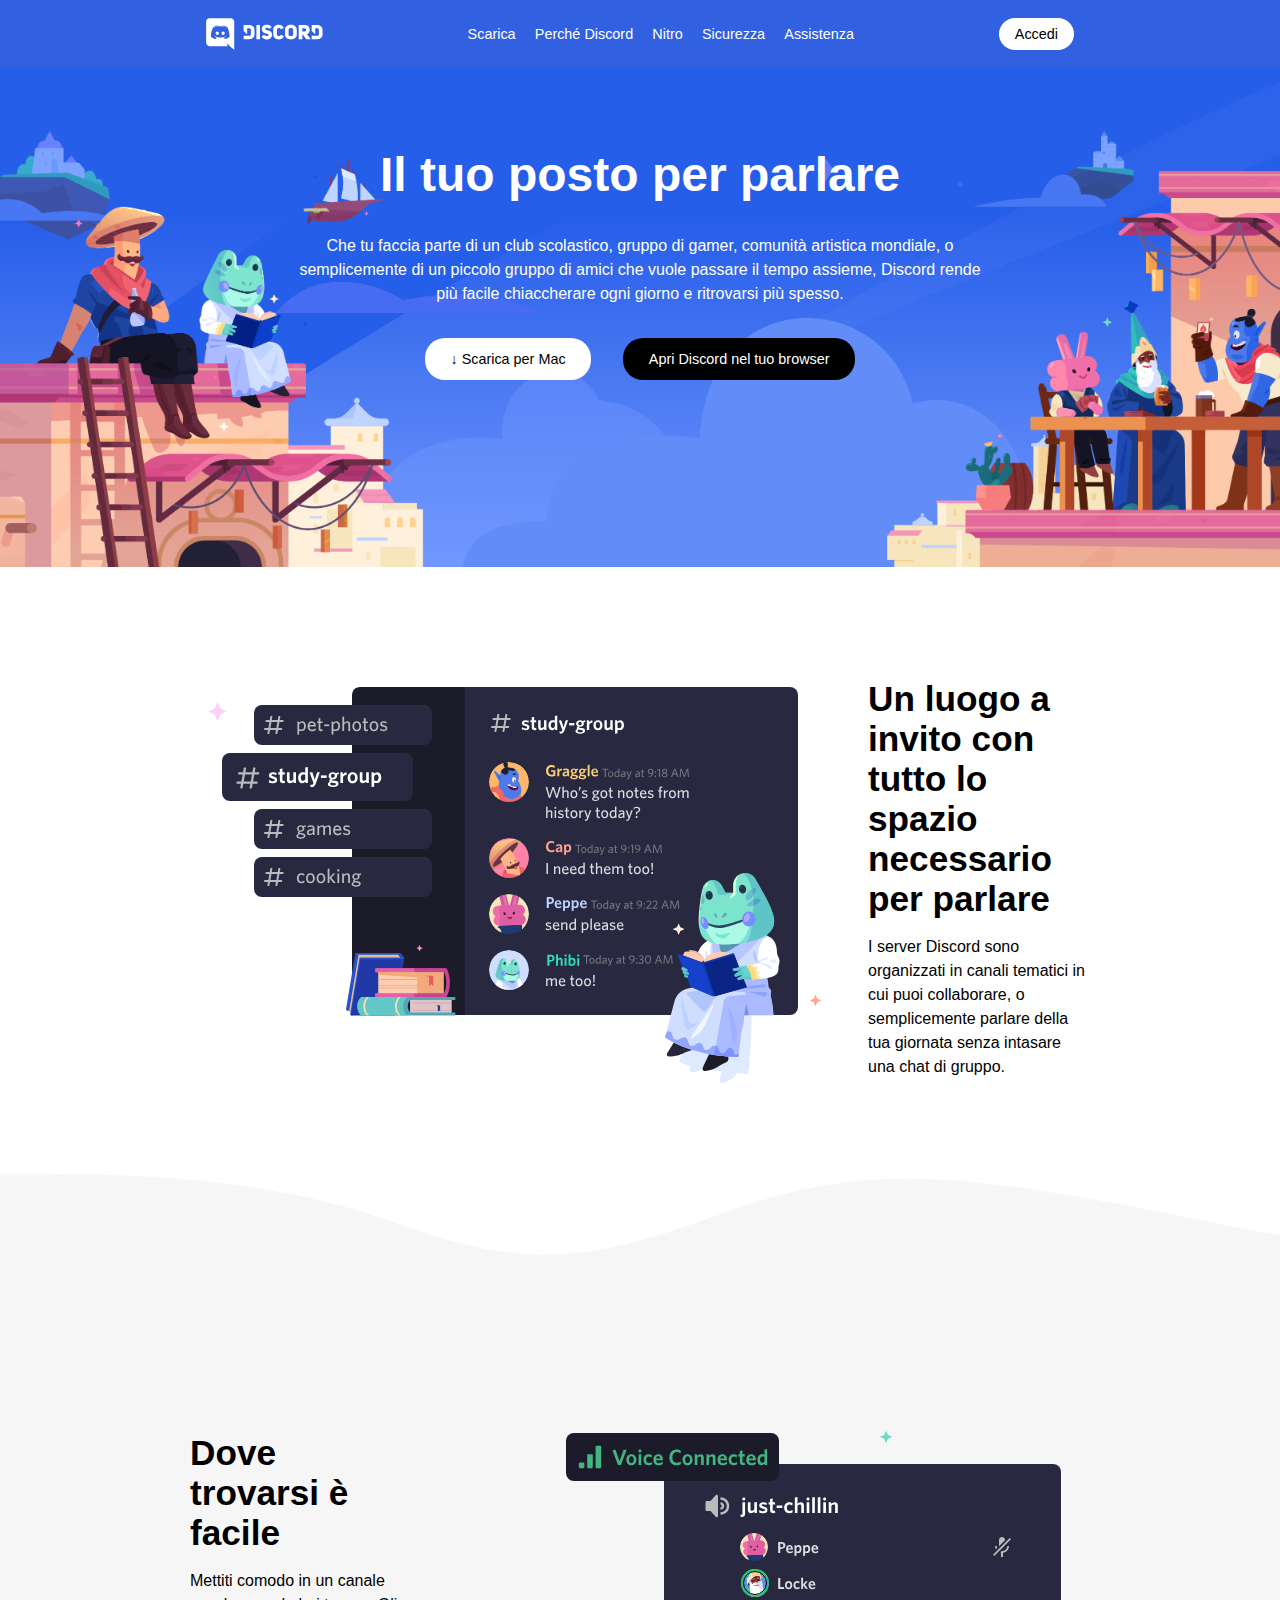
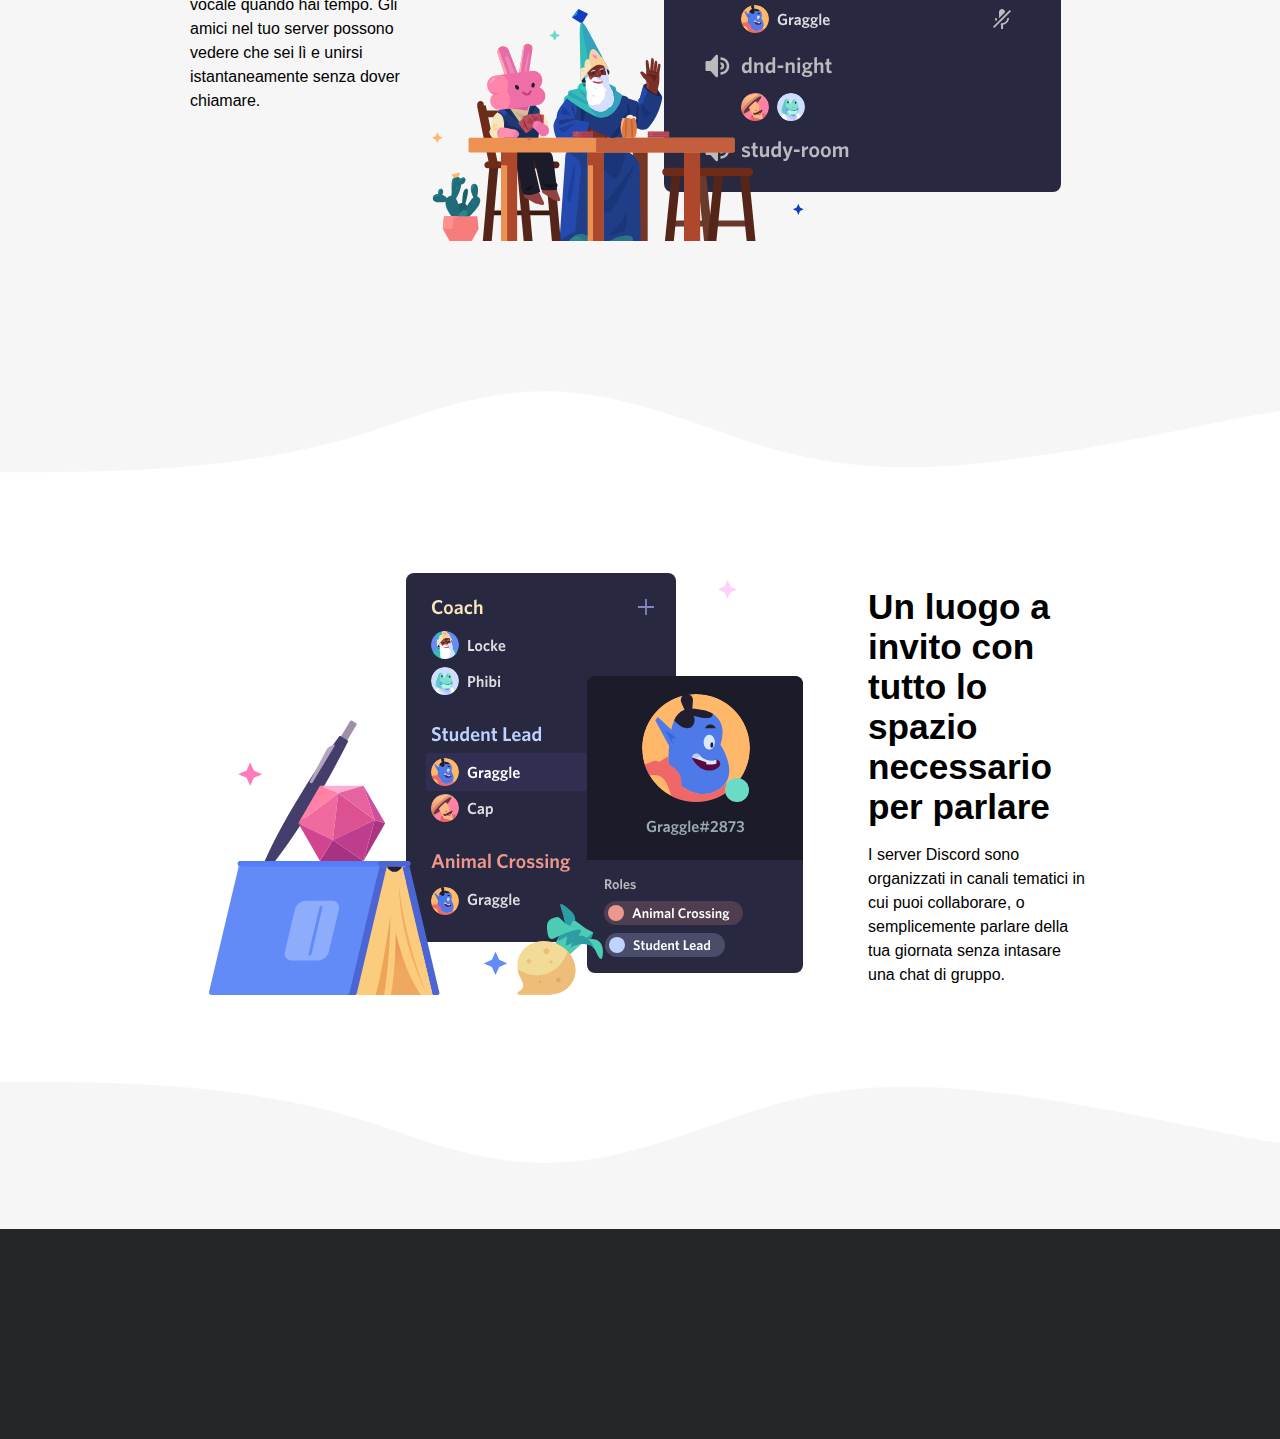
<file: index.html>
<!DOCTYPE html>
<html lang="en">

<head>
    <meta charset="UTF-8">
    <meta name="viewport" content="width=device-width, initial-scale=1.0">

    <title>Discord</title>

    <link rel="stylesheet" href="./assets/css/style.css">
    <!-- <link rel="stylesheet" href="./assets/css/debug.css"> -->
</head>

<body>

    <header>
        <nav class="main-header container d-flex-r jc-space-between center">
            <img src="./assets/img/logo.svg" alt="Logo Discord" class="logo">

            <div class="middle-row d-flex-r">
                <a href="#">Scarica</a>
                <a href="#">Perché Discord</a>
                <a href="#">Nitro</a>
                <a href="#">Sicurezza</a>
                <a href="#">Assistenza</a>
            </div>

            <div class="login-button">
                <a href="">Accedi</a>
            </div>

        </nav>
        <!-- /.main-header -->
    </header>

    <main>
        <div class="d-flex-c">
            <section class="jumbotron">
                <div class="d-flex-c center">
                    <article class="jumbo-content container-sm">
                        <h1>Il tuo posto per parlare</h1>
                        <p>Che tu faccia parte di un club scolastico, gruppo di gamer, comunità
                            artistica mondiale, o semplicemente di un piccolo gruppo di amici
                            che vuole passare il tempo assieme, Discord rende più facile chiaccherare
                            ogni giorno e ritrovarsi più spesso.
                        </p>
                        <div class="d-flex-r jc-center center">
                            <div class="download-button">
                                <a href="#">&darr; Scarica per Mac</a>
                            </div>
                            <a class="to-app-button" href="#">Apri Discord nel tuo browser</a>
                        </div>
                    </article>
                </div>
            </section>
            <!-- /.jumbotron -->

            <section class="invite_only banner">
                <div class="container d-flex-r center">
                    <div class="banner-image">
                        <img src="./assets/img/item1.svg" alt="Invite only channels">
                    </div>
                    <article class="banner-text">
                        <h1>
                            Un luogo a invito con tutto lo spazio necessario per parlare
                        </h1>
                        <p>
                            I server Discord sono organizzati in canali tematici in cui puoi collaborare, o
                            semplicemente parlare della tua giornata senza intasare una chat di gruppo.
                        </p>
                    </article>
                </div>
            </section>
            <!-- /.invite_only -->

            <div class="wave"></div>

            <section class="channel banner">
                <div class="container d-flex-r center">
                    <article class="banner-text">
                        <h1>
                            Dove trovarsi è facile
                        </h1>
                        <p>
                            Mettiti comodo in un canale vocale quando hai tempo. Gli amici nel tuo server possono vedere che sei lì e unirsi istantaneamente senza dover chiamare.
                        </p>
                    </article>
                    <div class="banner-image">
                        <img src="./assets/img/item2.svg" alt="Invite only channels">
                    </div>
                </div>
            </section>
            <!-- /.channel -->

            <div class="wave reverse"></div>

            <section class="fandom banner">
                <div class="container d-flex-r center">
                    <div class="banner-image">
                        <img src="./assets/img/item3.svg" alt="Invite only channels">
                    </div>
                    <article class="banner-text">
                        <h1>
                            Un luogo a invito con tutto lo spazio necessario per parlare
                        </h1>
                        <p>
                            I server Discord sono organizzati in canali tematici in cui puoi collaborare, o
                            semplicemente parlare della tua giornata senza intasare una chat di gruppo.
                        </p>
                    </article>
                </div>
            </section>
            <!-- /.fandom -->

            <div class="wave"></div>

            <section class="meeting">
                <div class="banner-content container"></div>
            </section>
            <!-- /.meeting -->

        </div>
    </main>

    <footer>
        <div class="container d-flex-c footer-container">

            <div class="container d-flex-r jc-space-between center main-footer">
                <div class="f-left"></div>
                <div class="d-flex-r f-right">
                    <div class="f-small-right"></div>
                    <div class="f-small-right"></div>
                    <div class="f-small-right"></div>
                    <div class="f-small-right"></div>
                </div>
            </div>
            <!-- /.main-footer -->

            <div class="d-flex-r container  jc-space-between center sec-footer">
                <div id="logo"></div>
                <div id="last-button"></div>
            </div>
            <!-- /.sec-footer -->

        </div>
    </footer>

</body>

</html>
</file>
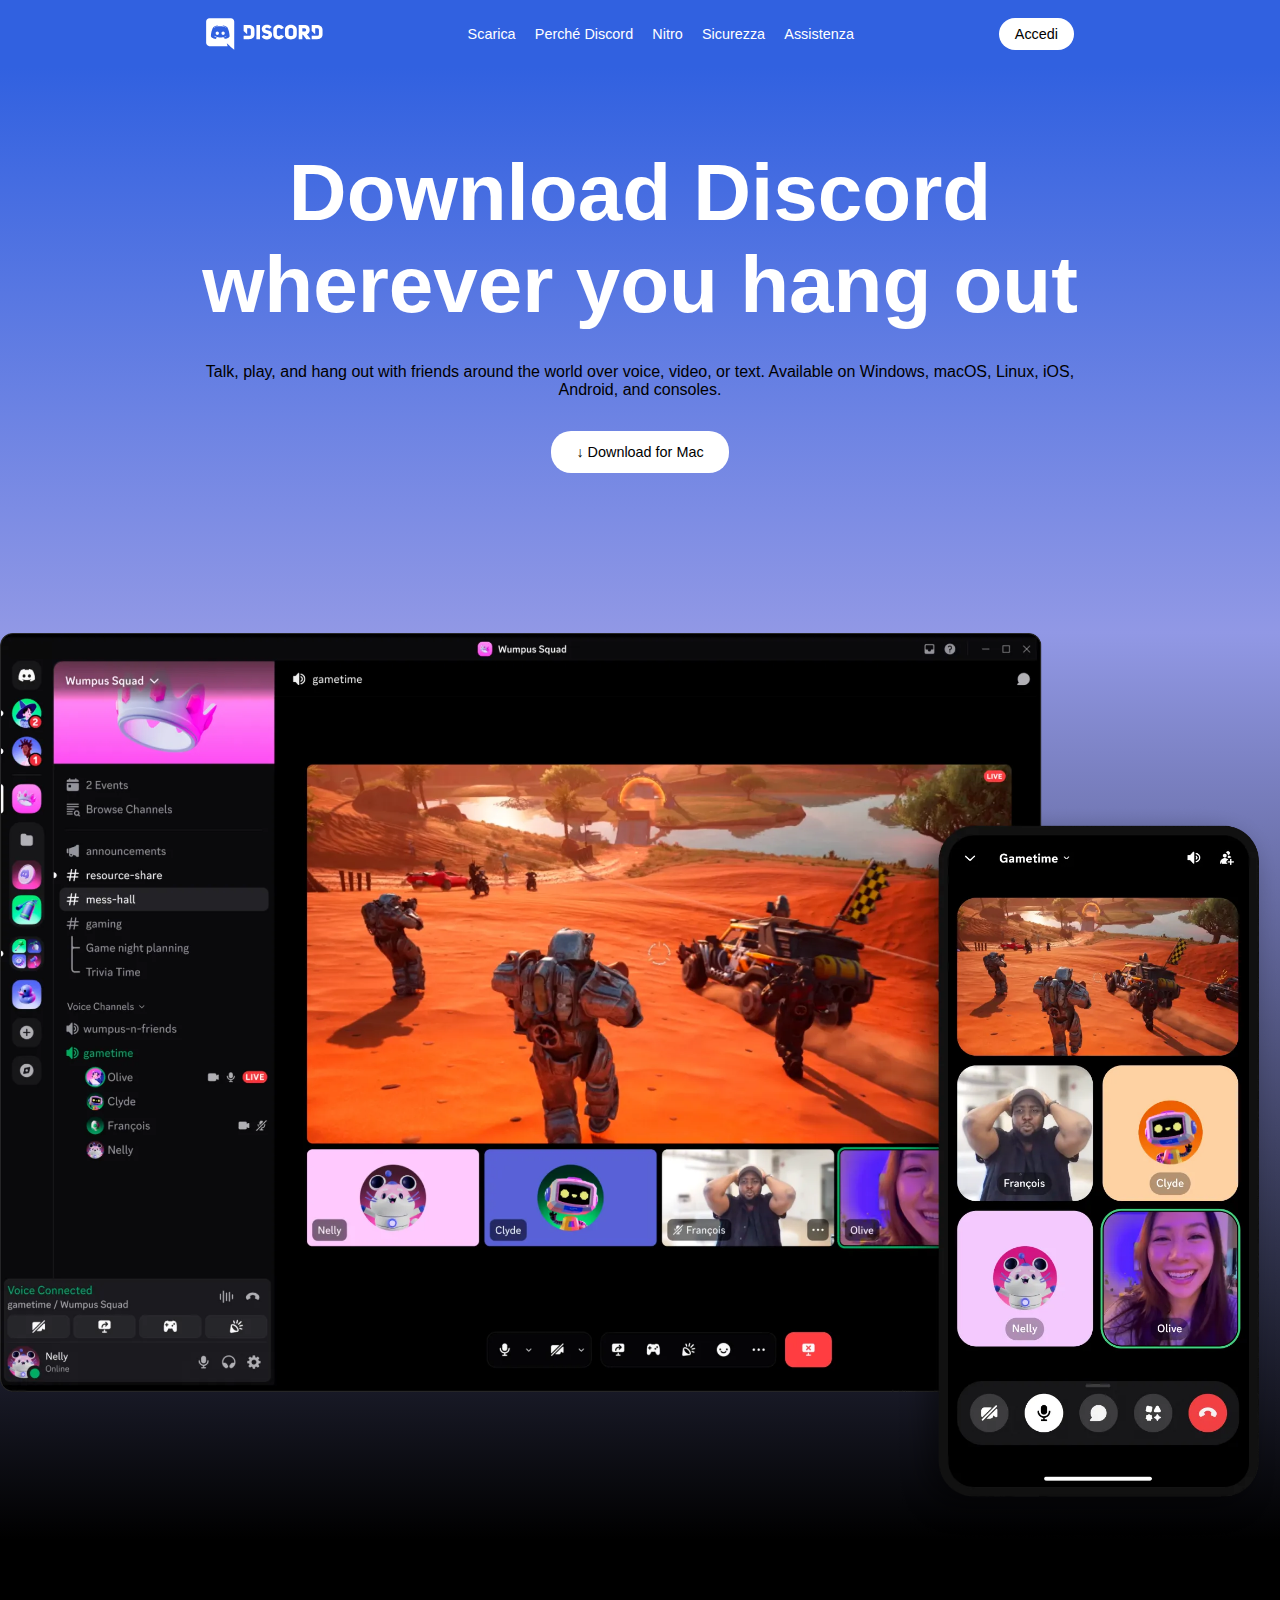
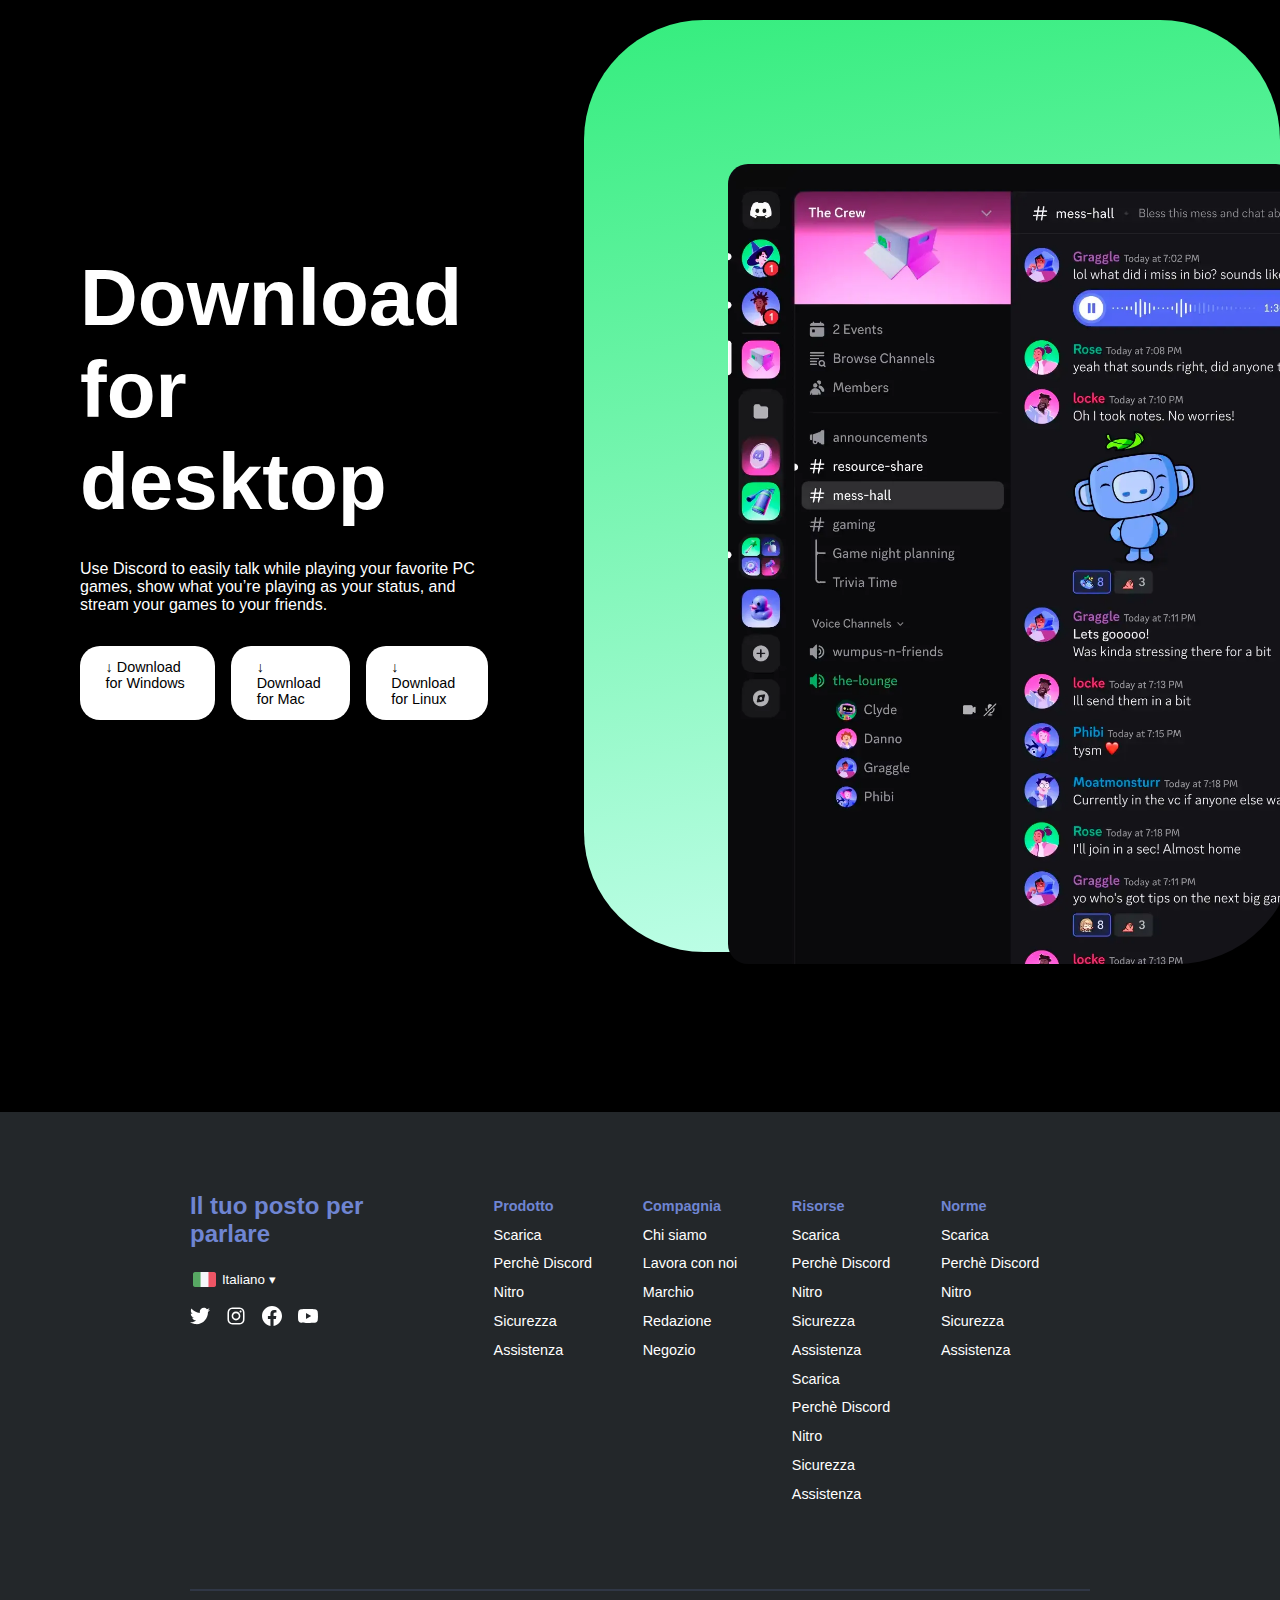
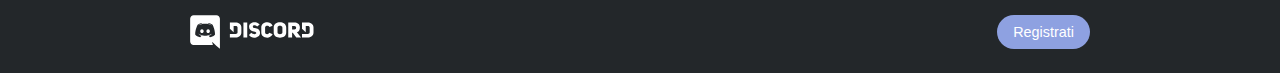
<file: download.html>
<!DOCTYPE html>
<html lang="en">

<head>
    <meta charset="UTF-8">
    <meta name="viewport" content="width=device-width, initial-scale=1.0">
    <title>Download Discord</title>

    <link rel="stylesheet" href="./assets/css/style.css">
</head>

<body>
    <header>
        <nav class="main-header container d-flex-r jc-space-between center">
            <img src="./assets/img/logo.svg" alt="Logo Discord" class="logo">

            <div class="middle-row d-flex-r">
                <a href="./download.html">Scarica</a>
                <a href="#">Perché Discord</a>
                <a href="#">Nitro</a>
                <a href="#">Sicurezza</a>
                <a href="#">Assistenza</a>
            </div>

            <div class="login-button">
                <a href="./login.html">Accedi</a>
            </div>

        </nav>
        <!-- /.main-header -->
    </header>

    <main>
        <div class="d-flex-c">
            <section class="download-for-mac">
                <div class="container d-flex-c center">
                    <h2>Download Discord wherever you hang out</h2>
                    <p>
                        Talk, play, and hang out with friends around the world over voice, video, or text. Available on
                        Windows, macOS, Linux, iOS, Android, and consoles.
                    </p>
                    <div class="download-button">
                        <a href="#">&darr; Download for Mac</a>
                    </div>
                </div>
            </section>
            <img class="hero-image" src="./assets/img/discord_hero.webp" alt="Image of Discord">
            <section class="download-for-desktop d-flex-r">
                <div class="download-text d-flex-c jc-center">
                    <h2>Download for desktop</h2>
                    <p>
                        Use Discord to easily talk while playing your favorite PC games, show what you’re playing as
                        your status, and stream your games to your friends.
                    </p>
                    <div class="d-flex-r">
                        <div class="download-desktop">
                            <a href="#">&darr; Download for Windows</a>
                        </div>
                        <div class="download-desktop">
                            <a href="#">&darr; Download for Mac</a>
                        </div>
                        <div class="download-desktop">
                            <a href="#">&darr; Download for Linux</a>
                        </div>
                    </div>
                </div>
                <div class="download-rectangle">
                    <img src="./assets/img/discord_desktop.webp" alt="">
                </div>

        </div>

    </main>

    <footer>
        <div class="container d-flex-c">

            <div class="main-footer d-flex-r jc-space-between">
                <div class="footer-text">
                    <h2>Il tuo posto per parlare</h2>
                    <div class="d-flex-r">
                        <img class="language-icon" src="./assets/img/ita.png">
                        <button class="language-selector">Italiano &#x25BE;</button>
                    </div>
                    <div class="d-flex-r">
                        <a href="#" class="icon twitter-icon"></a>
                        <a href="#" class="icon instagram-icon"></a>
                        <a href="#" class="icon facebook-icon"></a>
                        <a href="#" class="icon youtube-icon"></a>
                    </div>
                </div>
                <div class="nav-grid d-flex-r">
                    <nav class="nav-grid-item d-flex-c">
                        <h3>Prodotto</h3>
                        <a href="#">Scarica</a>
                        <a href="#">Perchè Discord</a>
                        <a href="#">Nitro</a>
                        <a href="#">Sicurezza</a>
                        <a href="#">Assistenza</a>
                    </nav>
                    <nav class="nav-grid-item d-flex-c">
                        <h3>Compagnia</h3>
                        <a href="#">Chi siamo</a>
                        <a href="#">Lavora con noi</a>
                        <a href="#">Marchio</a>
                        <a href="#">Redazione</a>
                        <a href="#">Negozio</a>
                    </nav>
                    <nav class="nav-grid-item d-flex-c">
                        <h3>Risorse</h3>
                        <a href="#">Scarica</a>
                        <a href="#">Perchè Discord</a>
                        <a href="#">Nitro</a>
                        <a href="#">Sicurezza</a>
                        <a href="#">Assistenza</a>
                        <a href="#">Scarica</a>
                        <a href="#">Perchè Discord</a>
                        <a href="#">Nitro</a>
                        <a href="#">Sicurezza</a>
                        <a href="#">Assistenza</a>
                    </nav>
                    <nav class="nav-grid-item d-flex-c">
                        <h3>Norme</h3>
                        <a href="#">Scarica</a>
                        <a href="#">Perchè Discord</a>
                        <a href="#">Nitro</a>
                        <a href="#">Sicurezza</a>
                        <a href="#">Assistenza</a>
                    </nav>
                </div>
            </div>
            <!-- /.main-footer -->

            <div class="sec-footer d-flex-r jc-space-between center">
                <img id="logo" src="./assets/img/logo.svg">
                <div class="login-button">
                    <a href="#">Registrati</a>
                </div>
            </div>
            <!-- /.sec-footer -->

        </div>
    </footer>

</body>

</html>
</file>
<file: assets/css/style.css>
/* Custom properties */
:root {
	--bg-header: #3161e0;
	--bg-primary: white;
	--bg-secondary: #f6f6f6;
	--bg-footer: #23272a;
	--dis-color-bold: #6f85d2;
	--dis-color-button: #8ea1e1;
	--dis-color-border: #303746;
}

/* Reset */
* {
	margin: 0;
	padding: 0;
	box-sizing: border-box;
}

/* Common */
body {
	font-family: Arial, Helvetica, sans-serif;
	font-size: 16px;
}

header {
	background-color: var(--bg-header);
}

footer {
	background-color: var(--bg-footer);
}

a {
	text-decoration: none;
	color:black;
}

/* Utils */
.d-flex-r {
	display: flex;
}

.d-flex-c {
	display: flex;
	flex-direction: column;
}

.container {
	max-width: 900px;
	margin: 0 auto;
}

.container-sm {
	max-width: 700px;
	margin: 0 auto;
}

.jc-space-between {
	justify-content: space-between;
}

.jc-center {
	justify-content: center;
}

.center {
	align-items: center;
}

.wave {
    mask: url(../img/wave.svg) alpha no-repeat center 70%;
	background-color: var(--bg-secondary);
	height: 150px;
}

.reverse {
	-webkit-transform: scaleY(-1);
	transform: scaleY(-1);
}

/* Header */
.main-header {
	font-size: .9rem;
	padding: 1rem;
}

nav .logo {
	height: 2rem;
}

nav .middle-row {
	min-width: 10rem;
	justify-content: space-around;
	align-items: center;
	
	a {
		padding: .6rem;
		color: white;
	}
}

nav .login-button {
	background-color: white;
	cursor: pointer;
	padding: .5rem 1rem;
	border-radius: 2rem;
}

nav .login-button:hover {
	background-color: var(--dis-color-button);
	
	a {
		color: white;
	}
}


/* Jumbotron */
.jumbotron {
    background-image: url(../img/jumbo.png);
    background-size: cover;
	min-height: 500px;
}

.jumbo-content {
    margin: 5rem 0;
    color: white;
    text-align: center;
	
	h1 {
    	font-size: 3rem;
    	margin-bottom: 2rem;
	}

	p {
    	font-size: 1rem;
    	margin-bottom: 2rem;
   		line-height: 150%;
	}
}

.download-button {
    padding: .8rem 1.6rem;
    border-radius: 20px;
    background-color: white;
    color: black;
    font-size: .9rem;
	cursor: pointer;

	&:hover {
		background-color: var(--dis-color-button);
		a {
			color: white;
		}
	}
}

.to-app-button {
    padding: .8rem 1.6rem;
    border-radius: 20px;
    background-color: black;
    font-size: .9rem;
    color: white;
	text-decoration: none;
	margin-left: 2rem;

	&:hover {
		background-color: var(--dis-color-border);
	}
}

/* Banner */
.banner {
	padding-top: 5rem;
	padding-bottom: 5rem;
}

.channel {
	background-color: var(--bg-secondary);
}

.meeting {
	background-color: var(--bg-secondary);
	text-align: center;
}

.banner-image {
    flex-basis: 60%;
	
	img {
		min-height: 400px;
	}
}

.banner-text {
	flex-basis: 40%;
	padding-top: 2rem;
	align-self: flex-start;
	
	h1 {
    	font-size: 2.2rem;
    	font-weight: 800;
    	color: black;
    	margin-bottom: 1rem;
	}

	p {
		font-size: 1rem;
    	line-height: 150%;
	}
}


.meeting-call-to-action {
	justify-self: baseline;
	align-self: center;
	padding: 1rem;
	
	h2 {
    	font-size: 1.5rem;
    	font-weight: 800;
    	color: black;
		padding: 2rem;
		background-image: url(../img/stars.svg);
		background-size: contain;
		background-repeat: no-repeat;
	}
	
	a {
    	padding: .8rem 1.6rem;
    	border-radius: 20px;
	    background-color: var(--dis-color-button);
    	color: white;
	    font-size: .9rem;

		&:hover {
			background-color: var(--dis-color-border);
		}
	}
}

/* Footer */
.main-footer {
	padding: 5rem 0;
	gap: 3rem;
	align-items: flex-start;
}

.footer-text {
    flex-basis: 30%;
	
	h2 {
	    font-size: 1.5rem;
    	font-weight: 800;
    	color: var(--dis-color-bold);
		padding-bottom: .5rem;
	}
}

.language-icon {
	height: 15px;
	margin: .2rem;
	margin-top: 1rem;
}

.language-selector {
	background: none;
	border: 0;
	color: white;
	margin: .2rem;
	margin-top: 1rem;
}

.icon {
	background-color: white;
	height: 20px;
	width: 20px;
	margin-top: 1rem;
	margin-right: 1rem;
}

.facebook-icon {
    mask: url(../img/facebook_icon.svg) alpha no-repeat center 70%;
}

.twitter-icon {
    mask: url(../img/twitter_icon.svg) alpha no-repeat center 70%;
}

.instagram-icon {
    mask: url(../img/instagram_icon.svg) alpha no-repeat center 70%;
}

.youtube-icon {
    mask: url(../img/youtube_icon.svg) alpha no-repeat center 70%;
}


.nav-grid {
    flex-basis: 70%;
	justify-content: space-around;
}

.nav-grid-item {
    flex-basis: 25%;
	line-height: 1.8rem;

	h3 {
		color: var(--dis-color-bold);
		font-size: .9rem;
	}
	
	a {
		font-size: .9rem;
		color: white;
		display: block;
	}
}

.sec-footer {
    border-top: 2px solid var(--dis-color-border);
    flex-basis: 100%;
    padding: 1.5rem 0;
}

.sec-footer .login-button {
	background-color: var(--dis-color-button);
	padding: .5rem 1rem;
	border-radius: 2rem;
	cursor: pointer;
	
	a {
		font-size: .9rem;
		color:white;
	}

	&:hover {
		background-color: var(--dis-color-border);
	}
}

/* Download Page */
.download-for-mac {
	background: linear-gradient(var(--bg-header), #9198e5);
	text-align: center;
	padding: 5rem 0 10rem;
	h2 {
		color: white;
		font-size: 5rem;
		padding-bottom: 2rem;
	}
	p {
		padding-bottom: 2rem;
	}
}

.hero-image {
	background: linear-gradient(#9198e5, black);
}

.download-for-desktop {
	background: black;
	text-align: start;
	padding: 5rem 0 10rem;
	h2 {
		color: white;
		font-size: 5rem;
		padding-bottom: 2rem;
	}
	p {
		color: white;
		padding-bottom: 2rem;
	}
}

.download-desktop {
    padding: .8rem 1.6rem;
	margin-right: 1rem;
    border-radius: 20px;
    background-color: white;
    color: black;
    font-size: .9rem;
	cursor: pointer;

	&:hover {
		background-color: var(--dis-color-button);
		a {
			color: white;
		}
	}
}

.download-text {
	padding: 5rem;
}
.download-rectangle {
	border-radius: 120px;
	background: linear-gradient(171deg,#35ed7e,#c8ffef);
    width: 60%;
    padding-top: 10rem;
    padding-left: 10rem;
	img {
		height: 50rem;
		margin: -1rem;
		border-radius: 20px;
		border-bottom-right-radius: 120px;
	}
}
</file>
<file: assets/css/debug.css>
/* Debug */
header,
footer {
	background-color: lightgreen;
}

.main-header {
	background-color: red;
}

* {
	border: 1px dashed black;

}

.logo,
.login-button {
	background-color: darkgray;
}

.middle-row {
	width: 400px;
	border: 1px dashed black;
	background-color: darkgray;
}

.banner {
	border: 1px dashed black;
	background-color: lightblue;
}

.jumbotron,
.b-content {
	height: 500px;
	border: 1px dashed black;
	background-color: red;
}

.wave {
	height: 200px;
	border: 1px dashed black;
	background-color: white;
}

.card-image {
	height: 200px;
	width: 300px;
	border: 1px dashed black;
	background: lightgray;
}

.card-text {
	height: 200px;
	width: 200px;
	border: 1px dashed black;
	background: lightgray;
}

.footer-container {
	height: 400px;
}

.main-footer {
	height: 300px;
	width: 1080px;
	border: 1px dashed black;
	background-color: red;
}

.f-left {
	height: 300px;
	width: 25%;
	border: 1px dashed black;
	background-color: lightgray;
}

.f-right {
	height: 300px;
	width: 70%;
	border: 1px dashed black;
	background-color: lightgray;
}

.f-small-right {
	height: 300px;
	width: 25%;
	border: 1px dashed black;
	background-color: blue;
}

.sec-footer {
	height: 60px;
	width: 1080px;
	border: 1px dashed black;
	background-color: red;
}
</file>
